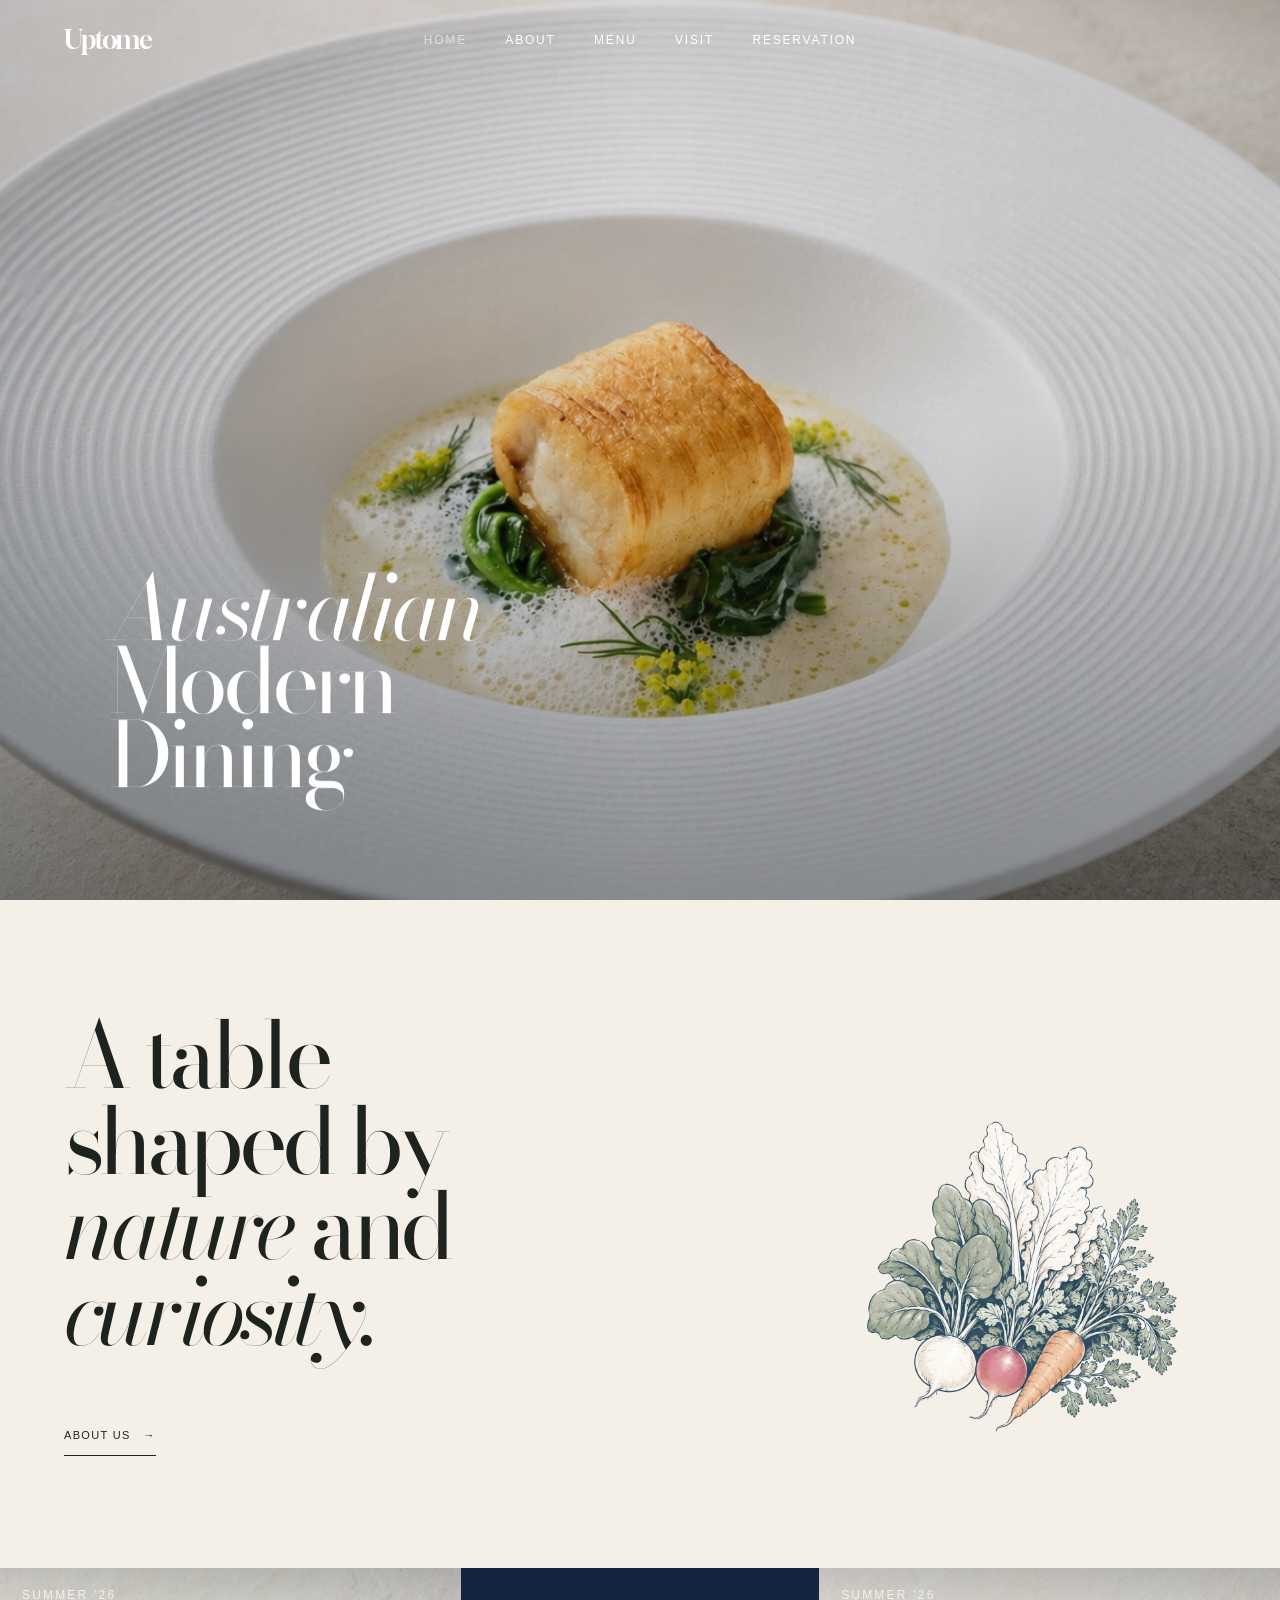
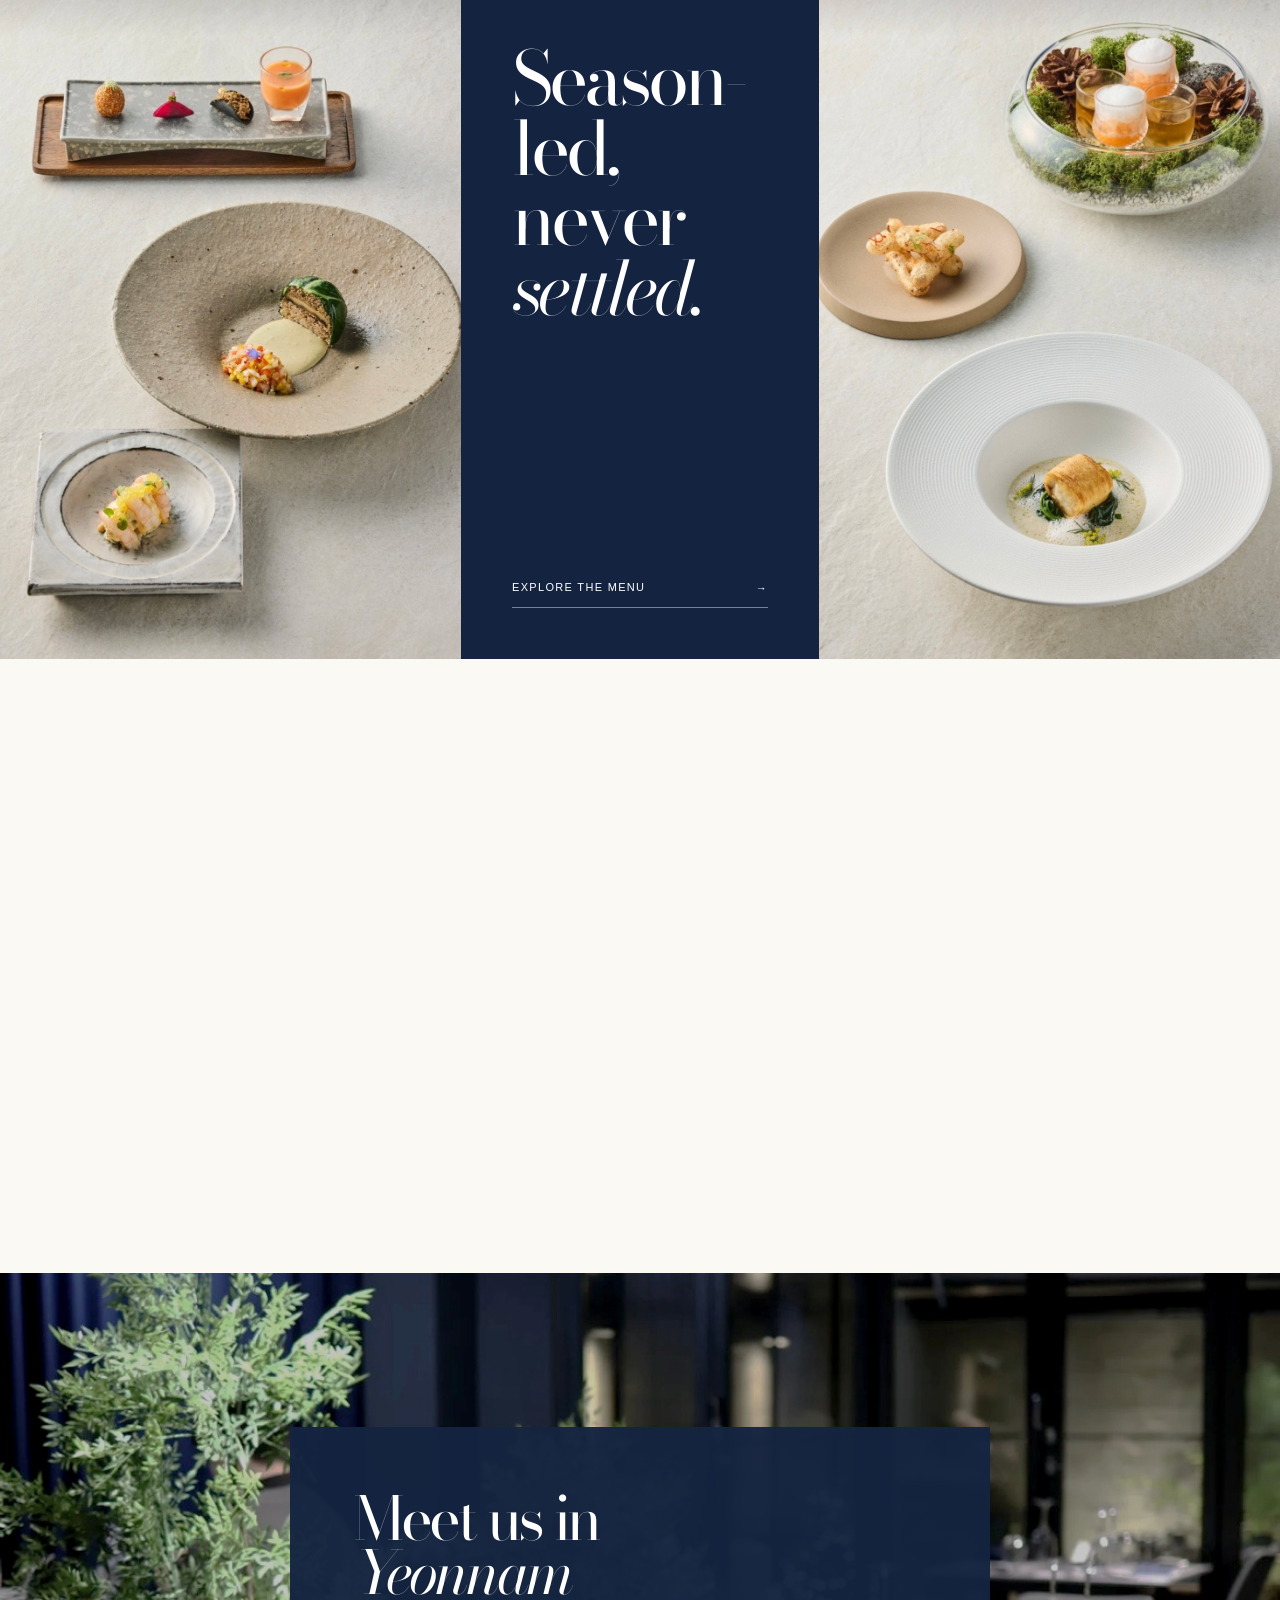
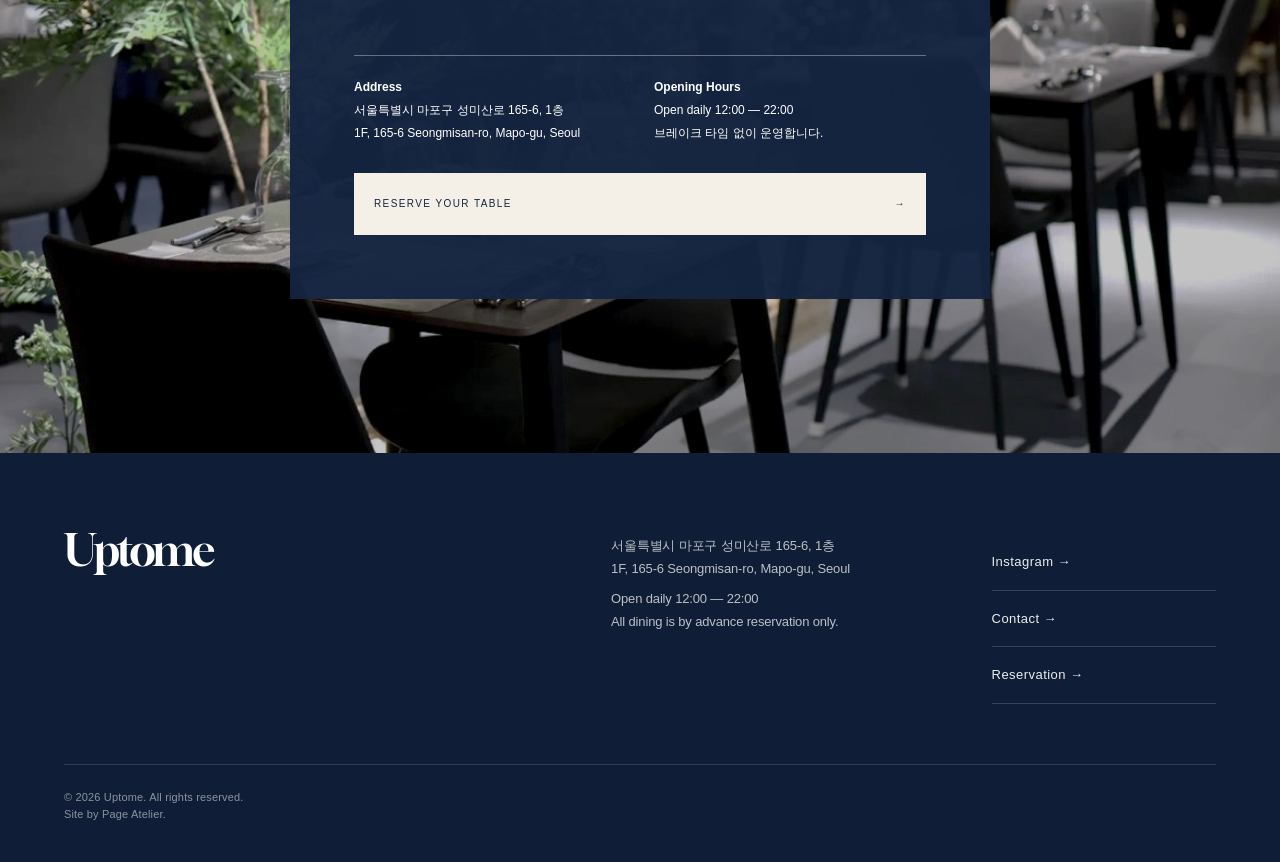
<file: index.html>
<!doctype html>
<html lang="ko">
<head>
  <meta charset="UTF-8">
  <meta name="viewport" content="width=device-width, initial-scale=1.0">
<!-- UPTOME SEO + AEO : index.html -->
<title>업투미 | 연남동 호주식 모던 다이닝·비건 코스</title>
<meta name="description" content="서울 연남동 업투미. 호주 식재료와 한국의 제철 재료를 담은 일반식·비건식 계절 코스를 편안한 분위기에서 만나보세요.">
<meta name="robots" content="index, follow, max-image-preview:large, max-snippet:-1, max-video-preview:-1">

<link rel="canonical" href="https://uptomeseoul.com/">
<link rel="alternate" hreflang="ko-KR" href="https://uptomeseoul.com/">
<link rel="alternate" hreflang="x-default" href="https://uptomeseoul.com/">

<meta property="og:site_name" content="UPTOME">
<meta property="og:locale" content="ko_KR">
<meta property="og:type" content="website">
<meta property="og:title" content="업투미 — 연남동 호주식 모던 다이닝·비건 코스">
<meta property="og:description" content="호주의 자유로운 미식 문화와 서울의 계절을 한 테이블에 담습니다.">
<meta property="og:url" content="https://uptomeseoul.com/">
<meta property="og:image" content="https://uptomeseoul.com/assets/images/og-uptome.jpg">
<meta property="og:image:secure_url" content="https://uptomeseoul.com/assets/images/og-uptome.jpg">
<meta property="og:image:type" content="image/jpeg">
<meta property="og:image:width" content="1200">
<meta property="og:image:height" content="630">
<meta property="og:image:alt" content="UPTOME Australian Modern Dining in Yeonnam, Seoul">

<meta name="twitter:card" content="summary_large_image">
<meta name="twitter:title" content="UPTOME — Australian Modern Dining in Yeonnam">
<meta name="twitter:description" content="호주의 자유로운 미식 문화와 서울의 계절을 한 테이블에 담습니다.">
<meta name="twitter:image" content="https://uptomeseoul.com/assets/images/og-uptome.jpg">
<meta name="twitter:image:alt" content="UPTOME Australian Modern Dining in Yeonnam, Seoul">

<meta name="theme-color" content="#142440">

<link rel="icon" href="assets/images/favicon.svg" type="image/svg+xml">
<link rel="icon" href="assets/images/favicon-32.png" sizes="32x32" type="image/png">
<link rel="apple-touch-icon" href="assets/images/apple-touch-icon.png">
<link rel="manifest" href="site.webmanifest">

<script type="application/ld+json">
{
  "@context": "https://schema.org",
  "@graph": [
    {
      "@type": "WebSite",
      "@id": "https://uptomeseoul.com/#website",
      "url": "https://uptomeseoul.com/",
      "name": "UPTOME",
      "alternateName": "업투미",
      "inLanguage": "ko-KR",
      "publisher": {
        "@id": "https://uptomeseoul.com/#restaurant"
      }
    },
    {
      "@type": "Restaurant",
      "@id": "https://uptomeseoul.com/#restaurant",
      "name": "UPTOME",
      "alternateName": "업투미",
      "url": "https://uptomeseoul.com/",
      "image": [
        "https://uptomeseoul.com/assets/images/og-uptome.jpg"
      ],
      "description": "서울 연남동에서 호주식 모던 다이닝과 계절 코스, 일반식과 비건식을 선보이는 예약제 레스토랑.",
      "telephone": "+82-10-7746-1288",
      "address": {
        "@type": "PostalAddress",
        "streetAddress": "성미산로 165-6, 1층",
        "addressLocality": "마포구",
        "addressRegion": "서울특별시",
        "postalCode": "",
        "addressCountry": "KR"
      },
      "openingHoursSpecification": [
        {
          "@type": "OpeningHoursSpecification",
          "dayOfWeek": [
            "Monday",
            "Tuesday",
            "Wednesday",
            "Thursday",
            "Friday",
            "Saturday",
            "Sunday"
          ],
          "opens": "12:00",
          "closes": "22:00"
        }
      ],
      "servesCuisine": [
        "Australian",
        "Modern Australian",
        "Seasonal cuisine",
        "Vegan"
      ],
      "acceptsReservations": true,
      "menu": "https://uptomeseoul.com/menu.html",
      "sameAs": [
        "https://www.instagram.com/up_to_me_official",
        "https://app.catchtable.co.kr/ct/shop/uptome",
        "https://www.catchtable.net/explore/shop/uptome"
      ],
      "amenityFeature": [
        {
          "@type": "LocationFeatureSpecification",
          "name": "On-site parking",
          "value": true
        },
        {
          "@type": "LocationFeatureSpecification",
          "name": "Pet-friendly terrace",
          "value": true
        },
        {
          "@type": "LocationFeatureSpecification",
          "name": "Baby chair",
          "value": true
        }
      ],
      "potentialAction": {
        "@type": "ReserveAction",
        "target": [
          {
            "@type": "EntryPoint",
            "urlTemplate": "https://app.catchtable.co.kr/ct/shop/uptome?from",
            "inLanguage": "ko-KR",
            "actionPlatform": [
              "https://schema.org/DesktopWebPlatform",
              "https://schema.org/MobileWebPlatform"
            ]
          },
          {
            "@type": "EntryPoint",
            "urlTemplate": "https://www.catchtable.net/explore/shop/uptome",
            "inLanguage": "en",
            "actionPlatform": [
              "https://schema.org/DesktopWebPlatform",
              "https://schema.org/MobileWebPlatform"
            ]
          }
        ]
      }
    },
    {
      "@type": "WebPage",
      "@id": "https://uptomeseoul.com/#webpage",
      "url": "https://uptomeseoul.com/",
      "name": "업투미 | 연남동 호주식 모던 다이닝·비건 코스",
      "description": "서울 연남동 업투미. 호주 식재료와 한국의 제철 재료를 담은 일반식·비건식 계절 코스를 편안한 분위기에서 만나보세요.",
      "inLanguage": "ko-KR",
      "isPartOf": {
        "@id": "https://uptomeseoul.com/#website"
      },
      "about": {
        "@id": "https://uptomeseoul.com/#restaurant"
      },
      "primaryImageOfPage": {
        "@type": "ImageObject",
        "url": "https://uptomeseoul.com/assets/images/og-uptome.jpg",
        "width": 1200,
        "height": 630
      },
      "breadcrumb": {
        "@id": "https://uptomeseoul.com/#breadcrumb"
      }
    },
    {
      "@type": "BreadcrumbList",
      "@id": "https://uptomeseoul.com/#breadcrumb",
      "itemListElement": [
        {
          "@type": "ListItem",
          "position": 1,
          "name": "UPTOME",
          "item": "https://uptomeseoul.com/"
        }
      ]
    }
  ]
}
</script>

  <link rel="preconnect" href="https://fonts.googleapis.com">
  <link rel="preconnect" href="https://fonts.gstatic.com" crossorigin>
  <link href="https://fonts.googleapis.com/css2?family=Bodoni+Moda:opsz,ital,wght@6..96,0,400;6..96,0,500;6..96,1,400;6..96,1,500&family=Gloock&family=Noto+Serif+KR:wght@400;500&display=swap" rel="stylesheet">
  <link rel="stylesheet" href="assets/css/common.css">
<link rel="stylesheet" href="assets/css/home.css">
  <link rel="stylesheet" href="assets/css/home-mobile-fix.css">
    <link rel="stylesheet" href="assets/css/final-polish.css">
<script src="assets/js/components.js" defer></script>
  <script src="assets/js/main.js" defer></script>
</head>
<body>
  <div data-site-header></div>

  <main>
    <section class="hero" id="top">
      <div class="hero__media hero__media--home" aria-hidden="true"></div>
      <div class="hero__shade" aria-hidden="true"></div>
      <div class="hero__copy">
        <h1 class="hero__title" aria-label="Australian Modern Dining">
          <span class="italic">Australian</span>
          <span>Modern</span>
          <span>Dining</span>
        </h1>
      </div>
    </section>

    
<section class="intro section" id="story">
  <div class="intro__content">

    <div class="intro__text">
      <h2 class="reveal">
        A table shaped by<br>
        <span class="italic">nature</span> and <span class="italic">curiosity</span>.
      </h2>
    </div>

    <div class="intro__bottom reveal">
      <a class="editorial-link" href="about.html">
        <span>About us</span>
          <span class="button-arrow" aria-hidden="true">→</span>
      </a>
    </div>

    <div class="intro__illustration reveal">
      <img
        src="assets/images/vegetable.webp"
        alt=""
        aria-hidden="true"
      >
    </div>

  </div>
</section>

    <section class="menu-feature" id="menu">
      <figure class="menu-feature__image menu-feature__image--one reveal-image">
        <figcaption>Summer ’26</figcaption>
      </figure>
      <div class="menu-feature__copy">
        <div>
          <h2>Season-led,<br>never <span class="italic">settled.</span></h2>
        </div>
        <div>
          <a class="editorial-link editorial-link--light" href="menu.html">
            <span>Explore the menu</span>
             <span class="button-arrow" aria-hidden="true">→</span>
          </a>
        </div>
      </div>
      <figure class="menu-feature__image menu-feature__image--two reveal-image">
        <figcaption>Summer ’26</figcaption>
      </figure>
    </section>

    <section class="manifesto section">
     <h2 class="reveal">A taste of Australia,<br>here in <span class="italic">Seoul</span></h2>
    </section>


    <section class="visit visit--home">
      <div class="visit__photo" aria-hidden="true"></div>
      <div class="visit__card reveal">
        <h2>Meet us in<br><span class="italic">Yeonnam</span></h2>
        <div class="visit__details">
          <p><span style="font-weight: 700;">Address</span><br>서울특별시 마포구 성미산로 165-6, 1층<br>1F, 165-6 Seongmisan-ro, Mapo-gu, Seoul</p>
          <p><span style="font-weight: 700;">Opening Hours</span><br>Open daily 12:00 — 22:00<br>브레이크 타임 없이 운영합니다.</p>
        </div>
        <a class="cta-button" href="reservation.html">
          <span>Reserve your table</span>
            <span class="button-arrow" aria-hidden="true">→</span>
        </a>
      </div>
    </section>
  </main>

  <div data-site-footer></div>

  <script>
    document.addEventListener("DOMContentLoaded", () => {
      const revealImages = document.querySelectorAll(".reveal-image");

      if (!("IntersectionObserver" in window)) {
        revealImages.forEach((element) => element.classList.add("is-visible"));
        return;
      }

      const imageObserver = new IntersectionObserver(
        (entries, observer) => {
          entries.forEach((entry) => {
            if (!entry.isIntersecting) return;
            entry.target.classList.add("is-visible");
            observer.unobserve(entry.target);
          });
        },
        {
          threshold: 0.12,
          rootMargin: "0px 0px -8% 0px"
        }
      );

      revealImages.forEach((element) => imageObserver.observe(element));
    });
  </script>
  
</body>
</html>
</file>
<file: assets/css/common.css>
/* =========================================
   UPTOME — COMMON
========================================= */

:root {
  --navy: #142440;
  --navy-deep: #0f1e36;
  --ivory: #f4f0e7;
  --paper: #fbf9f4;
  --charcoal: #242724;
  --sage: #7d876f;
  --terra: #b96750;
  --line: #d4cec2;
  --red: #d32c1a;
  --serif-en: "Bodoni Moda", Georgia, serif;
  --serif-ko: "Noto Serif KR", serif;
  --sans: Pretendard, -apple-system, BlinkMacSystemFont, "Segoe UI", sans-serif;
  --page-x: clamp(24px, 5vw, 86px);
  --section-y: clamp(96px, 10vw, 150px);

  /* Spacing scale (margin/padding). Every value below is used somewhere
     in the site; raw px values elsewhere were snapped to the nearest
     step here so spacing shares one scale instead of one-off numbers. */
  --space-2: 2px;
  --space-4: 4px;
  --space-6: 6px;
  --space-8: 8px;
  --space-10: 10px;
  --space-12: 12px;
  --space-14: 14px;
  --space-16: 16px;
  --space-18: 18px;
  --space-20: 20px;
  --space-22: 22px;
  --space-24: 24px;
  --space-26: 26px;
  --space-28: 28px;
  --space-30: 30px;
  --space-32: 32px;
  --space-34: 34px;
  --space-36: 36px;
  --space-38: 38px;
  --space-40: 40px;
  --space-48: 48px;
  --space-56: 56px;
  --space-64: 64px;
  --space-72: 72px;
  --space-80: 80px;
  --space-90: 90px;
  --space-100: 100px;
  --space-112: 112px;
  --space-128: 128px;
  --space-150: 150px;
  --space-160: 160px;

  /* Type scale (font-size). Same idea: fixed UI sizes below 30px in
     1-2px steps, display/heading sizes above that in 4px steps. */
  --fs-10: 10px;
  --fs-11: 11px;
  --fs-12: 12px;
  --fs-13: 13px;
  --fs-14: 14px;
  --fs-15: 15px;
  --fs-16: 16px;
  --fs-18: 18px;
  --fs-20: 20px;
  --fs-22: 22px;
  --fs-24: 24px;
  --fs-26: 26px;
  --fs-28: 28px;
  --fs-30: 30px;
  --fs-38: 38px;
  --fs-40: 40px;
  --fs-44: 44px;
  --fs-48: 48px;
  --fs-52: 52px;
  --fs-56: 56px;
  --fs-60: 60px;
  --fs-64: 64px;
  --fs-68: 68px;
  --fs-72: 72px;
  --fs-76: 76px;
  --fs-80: 80px;
  --fs-84: 84px;
  --fs-90: 90px;
  --fs-100: 100px;
  --fs-104: 104px;
  --fs-108: 108px;
  --fs-112: 112px;
  --fs-116: 116px;
  --fs-120: 120px;
  --fs-128: 128px;
}

*,
*::before,
*::after {
  box-sizing: border-box;
}

html {
  width: 100%;
  max-width: 100%;
  overflow-x: hidden;
  scroll-behavior: smooth;
}

body {
  position: relative;
  width: 100%;
  max-width: 100%;
  margin: 0;
  overflow-x: hidden;
  background: var(--ivory);
  color: var(--charcoal);
  font-family: var(--sans);
  -webkit-font-smoothing: antialiased;
}

body.menu-open {
  overflow: hidden;
}

main {
  width: 100%;
  max-width: 100%;
}

a {
  color: inherit;
  text-decoration: none;
}

button {
  color: inherit;
  font: inherit;
}

img {
  display: block;
  max-width: 100%;
}

h1,
h2,
h3,
p {
  overflow-wrap: break-word;
}

h1,
h2,
h3 {
  font-family: "Bodoni Moda", serif;
  font-weight: 400;
  letter-spacing: -.055em;
}

p {
  margin-top: 0;
}

.italic {
  font-family: "Bodoni Moda", serif;
  font-style: italic;
}

/* =========================================
   HEADER
========================================= */

.site-header {
  position: absolute;
  z-index: 50;
  inset: 0 0 auto;
  height: 88px;
  padding: 0 var(--page-x);
  display: grid;
  grid-template-columns: 1fr auto 1fr;
  align-items: center;
  color: #fff;
}


/* Subpages no longer have a hero, so their header stays in normal flow. */
.site-header--dark {
  position: relative;
  inset: auto;
  background: transparent;
  color: var(--charcoal);
}

/* Keep the menu button visible over the navy mobile menu. */
html.menu-open .site-header,
body.menu-open .site-header {
  position: fixed;
  z-index: 60;
  inset: 0 0 auto;
  width: 100%;
  background: transparent;
  color: #fff;
  border-color: transparent;
}

/* Hide any remaining subhero markup in all subpages. */
.subhero {
  display: none;
}

.wordmark,
.site-header .wordmark,
.site-footer__logo {
  width: max-content;
  font-family: "Gloock", var(--serif-en);
  font-weight: 400;
  line-height: 1;
  letter-spacing: -.055em;
}

.wordmark {
  font-size: var(--fs-28);
}

.site-nav {
  display: flex;
  align-items: center;
  gap: clamp(26px, 3vw, 44px);
}

.site-nav a,
.reserve-link,
.menu-toggle {
  font-size: var(--fs-15);
  text-transform: uppercase;
  letter-spacing: .16em;
}

.site-nav a[aria-current="page"] {
  opacity: .55;
}

.reserve-link {
  justify-self: end;
  display: inline-flex;
  align-items: center;
  gap: 12px;
}

.site-header a {
  transition: opacity .25s ease;
}

.site-header a:hover {
  opacity: .58;
}

.menu-toggle {
  display: none;
  justify-self: end;
  padding: var(--space-10) 0;
  border: 0;
  background: transparent;
  cursor: pointer;
}

.mobile-menu {
  display: none;
}

/* =========================================
   COMMON ELEMENTS
========================================= */

.section {
  padding: var(--section-y) 6vw;
}

.eyebrow {
  margin: 0 0 var(--space-24);
  color: var(--sage);
  font-size: var(--fs-10);
  font-weight: 600;
  text-transform: uppercase;
  letter-spacing: .22em;
}

.eyebrow--light {
  color: rgba(255, 255, 255, .7);
}

.section-index {
  display: flex;
  align-items: flex-start;
  gap: 14px;
  font-size: var(--fs-10);
  text-transform: uppercase;
  letter-spacing: .18em;
}

.section-index span {
  color: var(--terra);
}

.section-index p {
  margin: 0;
}

.body-copy {
  max-width: 440px;
}

.body-copy p {
  font-size: var(--fs-14);
  line-height: 2;
  letter-spacing: -.02em;
}

.text-link {
  margin-top: var(--space-30);
  padding-bottom: var(--space-6);
  display: inline-flex;
  gap: 15px;
  border-bottom: 1px solid;
  font-size: var(--fs-11);
  text-transform: uppercase;
  letter-spacing: .13em;
}

.line-button,
.solid-button,
.outline-button {
  display: inline-flex;
  align-items: center;
  justify-content: space-between;
  gap: 24px;
  font-size: var(--fs-12);
  text-transform: uppercase;
  letter-spacing: .16em;
}

.line-button {
  width: 100%;
  max-width: 310px;
  padding: var(--space-18) 0;
  border-top: 1px solid rgba(255, 255, 255, .55);
  border-bottom: 1px solid rgba(255, 255, 255, .55);
}

.outline-button {
  min-width: 210px;
  padding: var(--space-18) var(--space-24);
  border: 1px solid rgba(255, 255, 255, .55);
}

/* =========================================
   PAGE CTA
========================================= */

.page-cta {
  padding: var(--space-90) var(--page-x);
  display: flex;
  justify-content: space-between;
  align-items: flex-end;
  gap: 50px;
  background: var(--navy);
  color: #fff;
}

.page-cta h2 {
  margin: 0;
  font-size: clamp(var(--fs-56), 7vw, var(--fs-100));
  line-height: .9;
}

/* =========================================
   LINKS & BUTTONS
========================================= */

.editorial-link {
  position: relative;
  width: max-content;
  min-height: 0;
  padding: 0 0 var(--space-12);
  display: inline-flex;
  align-items: center;
  justify-content: flex-start;
  gap: 13px;
  border: 0;
  border-bottom: 1px solid currentColor;
  color: inherit;
  font-size: var(--fs-11);
  font-weight: 400;
  line-height: 1.2;
  letter-spacing: .12em;
  text-transform: uppercase;
  text-decoration: none;
  transition: border-color .3s ease, color .3s ease;
}

.editorial-link--light {
  color: #fff;
  border-color: rgba(255, 255, 255, .42);
}

.cta-button {
  position: relative;
  width: 100%;
  min-height: 62px;
  padding: 0 var(--space-20);
  display: flex;
  align-items: center;
  justify-content: space-between;
  gap: 24px;
  border: 0;
  background: var(--ivory);
  color: var(--navy);
  font-size: var(--fs-10);
  font-weight: 500;
  line-height: 1.2;
  letter-spacing: .14em;
  text-transform: uppercase;
  text-decoration: none;
  transition: background-color .3s ease, transform .2s ease;
}

.button-arrow {
  flex: 0 0 auto;
  display: inline-block;
  line-height: 1;
  transition: transform .35s cubic-bezier(.22, 1, .36, 1);
}

.editorial-link:focus-visible,
.cta-button:focus-visible {
  outline: 1px solid currentColor;
  outline-offset: 5px;
}

.editorial-link:active,
.cta-button:active {
  transform: translateY(1px);
}

@media (hover: hover) {
  .editorial-link:hover {
    border-color: transparent;
  }

  .editorial-link:hover .button-arrow,
  .cta-button:hover .button-arrow {
    transform: translateX(5px);
  }

  .cta-button:hover {
    background: #e9e3d7;
    color: var(--navy);
  }
}

/* =========================================
   REVEAL
========================================= */

.reveal {
  opacity: 0;
  transform: translateY(22px);
  transition: opacity .8s ease, transform .8s ease;
}

.reveal.is-visible {
  opacity: 1;
  transform: translateY(0);
}

.reveal-image {
  opacity: 0;
  transform: scale(1.035);
  transition:
    opacity 1.05s ease,
    transform 1.35s cubic-bezier(.22, 1, .36, 1);
  will-change: opacity, transform;
}

.reveal-image.is-visible {
  opacity: 1;
  transform: scale(1);
  will-change: auto;
}

/* =========================================
   FOOTER
   Refined editorial styling
========================================= */

.site-footer {
  padding: clamp(var(--space-40), 7vw, var(--space-64)) var(--page-x) clamp(var(--space-28), 3vw, var(--space-40));
  display: grid;
  grid-template-columns: minmax(240px, .85fr) minmax(520px, 1.15fr);
  grid-template-areas:
    "top middle"
    "bottom bottom";
  column-gap: clamp(50px, 9vw, 100px);
  row-gap: clamp(40px, 7vw, 60px);
  background: var(--navy-deep);
  color: #fff;
}

.site-footer__top {
  grid-area: top;
  display: flex;
  flex-direction: column;
  align-items: flex-start;
  gap: 16px;
}

.site-footer__logo {
  font-size: clamp(var(--fs-30), 4vw, var(--fs-40));
  line-height: .92;
}

.site-footer__middle {
  grid-area: middle;
  display: grid;
  grid-template-columns: minmax(290px, 1.15fr) minmax(220px, .85fr);
  align-items: start;
  gap: clamp(56px, 6vw, 92px);
  padding-top: var(--space-4);
}

.site-footer__info p {
  margin: 0;
  color: rgba(255, 255, 255, .72);
  font-size: var(--fs-14);
  line-height: 1.85;
  letter-spacing: -.012em;
}

.site-footer__info p + p {
  margin-top: var(--space-6);
}

.site-footer__links {
  display: flex;
  flex-direction: column;
  align-items: stretch;
  gap: 0;
}

.site-footer__links a {
  min-width: 200px;
  padding: var(--space-20) 0;
  display: flex;
  align-items: center;
  justify-content: space-between;
  gap: 24px;
  border-bottom: 1px solid rgba(255, 255, 255, .17);
  color: rgba(255, 255, 255, .92);
  font-size: var(--fs-14);
  font-weight: 400;
  line-height: 1.2;
  letter-spacing: .035em;
  text-transform: none;
  transition: opacity .25s ease, border-color .25s ease, padding-left .25s ease;
}

.site-footer__links a:first-of-type {
  border-top: 0;
}

.site-footer__links a:hover {
  padding-left: var(--space-4);
  opacity: .72;
  border-color: rgba(255, 255, 255, .34);
}

.site-footer__bottom {
  grid-area: bottom;
  width: 100%;
  padding-top: var(--space-24);
  display: flex;
  align-items: center;
  justify-content: flex-start;
  flex-wrap: wrap;
  gap: 4px 18px;
  border-top: 1px solid rgba(255, 255, 255, .14);
  white-space: normal;
}

.site-footer__bottom small,
.site-footer__bottom a {
  color: rgba(255, 255, 255, .52);
  font-size: var(--fs-11);
  font-weight: 400;
  line-height: 1.6;
  letter-spacing: .015em;
  text-transform: none;
}

.site-footer__bottom a {
  color: rgba(255, 255, 255, .72);
  transition: color .25s ease;
}

.site-footer__bottom a:hover {
  color: #fff;
}

/* =========================================
   TABLET
========================================= */

@media (max-width: 1100px) {
  .site-footer {
    grid-template-columns: minmax(210px, .75fr) minmax(430px, 1.25fr);
    column-gap: 56px;
  }

  .site-footer__middle {
    grid-template-columns: 1fr;
    gap: 38px;
  }

  .site-footer__links {
    max-width: 380px;
  }
}

/* =========================================
   MOBILE
========================================= */

@media (max-width: 850px) {
  .site-header {
    height: 72px;
    padding: 0 var(--space-20);
    grid-template-columns: 1fr 1fr;
  }

  .site-nav,
  .reserve-link {
    display: none;
  }

  /* Fixed two-line icon. Color is switched explicitly by main.js
     (updateMenuToggleTone), which samples the background underneath
     the button: navy over ivory/light backgrounds, white over dark
     ones. mix-blend-mode is not used here since it is unreliable
     inside fixed/stacked headers on some browsers. */
  .menu-toggle {
    position: fixed;
    top: max(19px, env(safe-area-inset-top));
    right: 21px;
    z-index: 70;

    width: 36px;
    height: 34px;
    padding: 0;
    display: grid;
    place-items: center;

    border: 0;
    border-radius: 0;
    background: transparent;
    color: var(--navy);
    box-shadow: none;

    cursor: pointer;
    -webkit-tap-highlight-color: transparent;

    transition:
      color .25s ease,
      opacity .25s ease,
      transform .25s ease;
  }

  .menu-toggle.is-on-dark {
    color: #fff;
  }

  .menu-toggle:active {
    transform: scale(.92);
  }

  .menu-toggle:focus-visible {
    outline: 1px solid currentColor;
    outline-offset: 4px;
  }

  .menu-toggle__icon {
    position: relative;
    width: 20px;
    height: 12px;
    display: block;
  }

  .menu-toggle__line {
    position: absolute;
    left: 0;
    width: 100%;
    height: 1.5px;
    display: block;
    background: currentColor;
    transform-origin: center;
    transition:
      top .3s cubic-bezier(.22, 1, .36, 1),
      transform .3s cubic-bezier(.22, 1, .36, 1);
  }

  .menu-toggle__line:first-child {
    top: 2px;
  }

  .menu-toggle__line:last-child {
    top: 9px;
  }

  .menu-toggle.is-open .menu-toggle__line:first-child {
    top: 5.5px;
    transform: rotate(45deg);
  }

  .menu-toggle.is-open .menu-toggle__line:last-child {
    top: 5.5px;
    transform: rotate(-45deg);
  }

  .mobile-menu {
    position: fixed;
    z-index: 40;
    inset: 0;
    width: 100%;
    height: 100vh;
    height: 100dvh;
    padding: var(--space-100) var(--space-24) var(--space-10);
    display: flex;
    flex-direction: column;
    overflow: hidden;
    overscroll-behavior: none;
    background: var(--navy);
    color: #fff;
    opacity: 0;
    visibility: hidden;
    pointer-events: none;
    transition: opacity .3s ease, visibility .3s ease;
  }

  .mobile-menu.is-open {
    opacity: 1;
    visibility: visible;
    pointer-events: auto;
  }

  .mobile-menu__nav {
    display: flex;
    flex-direction: column;
    gap: 20px;
    text-align: center;
  }

  .mobile-menu__nav a {
    font-family: var(--serif-en);
    font-size: clamp(var(--fs-26), 10vw, var(--fs-30));
    line-height: .95;
    letter-spacing: -.045em;
  }

  .mobile-menu__bottom {
    position: absolute;
    right: 24px;
    bottom: max(26px, env(safe-area-inset-bottom));
    left: 24px;
    width: auto;
    margin: 0;
    padding-top: 0;
    display: flex;
    flex-direction: column;
    gap: 18px;
  }

  .mobile-menu__bottom a {
    font-size: var(--fs-11);
  }

  .mobile-menu__instagram,
  .mobile-menu__reserve {
    transition:
      background-color .3s ease,
      color .3s ease,
      border-color .3s ease,
      opacity .3s ease,
      transform .25s ease;
  }

  .mobile-menu__instagram {
    width: max-content;
    display: inline-flex;
    align-items: center;
    gap: 10px;
    font-size: var(--fs-30);
    font-weight: 400;
    line-height: 1;
    letter-spacing: .12em;
    text-transform: uppercase;
  }

  .instagram-icon {
    width: 20px;
    height: 20px;
    display: inline-flex;
  }

  .instagram-icon svg {
    width: 100%;
    height: 100%;
    fill: none;
    stroke: currentColor;
    stroke-width: 1.5;
  }

  .mobile-menu__reservation {
    display: flex;
    flex-direction: column;
    gap: 8px;
  }

  .mobile-menu__reserve {
    min-height: 45px;
    padding: var(--space-16);
    display: flex;
    align-items: center;
    justify-content: space-between;
    gap: 10px;
    font-size: var(--fs-20);
    font-weight: 500;
    line-height: 1.3;
    letter-spacing: .06em;
    text-transform: none;
  }

  .mobile-menu__reserve span:last-child {
    transition: transform .3s cubic-bezier(.22, 1, .36, 1);
  }

  .mobile-menu__reserve--primary {
    background: var(--ivory);
    color: var(--navy);
  }

  .mobile-menu__reserve--secondary {
    border: 1px solid rgba(255, 255, 255, .42);
    background: transparent;
    color: #fff;
  }

  .mobile-menu__instagram:active {
    opacity: .55;
  }

  .mobile-menu__reserve:active {
    transform: scale(.985);
  }

  html.menu-open,
  body.menu-open {
    width: 100%;
    height: 100%;
    overflow: hidden;
    overscroll-behavior: none;
  }

  body.menu-open {
    touch-action: none;
  }

  html.menu-open .site-header,
  body.menu-open .site-header {
    position: fixed;
    z-index: 60;
    top: 0;
    right: 0;
    left: 0;
    height: 72px;
    padding: 0 var(--space-20);
    background: transparent;
    color: #fff;
  }

  /* The open menu is already navy, so keep the X white. */
  html.menu-open .menu-toggle,
  body.menu-open .menu-toggle {
    color: #fff;
  }

  .section {
    padding: var(--space-80) var(--space-24);
  }

  .section-index {
    margin-bottom: var(--space-56);
  }

  .page-cta {
    padding: var(--space-72) var(--space-24);
    flex-direction: column;
    align-items: flex-start;
  }

  .page-cta h2 {
    font-size: clamp(var(--fs-56), 17vw, var(--fs-76));
  }

  .outline-button {
    width: 100%;
  }

  .editorial-link {
    font-size: var(--fs-10);
    letter-spacing: .12em;
  }

  .cta-button {
    font-size: var(--fs-10);
    letter-spacing: .13em;
  }

  .site-footer {
    padding: var(--space-48) var(--space-24) var(--space-28);
    display: flex;
    flex-direction: column;
    gap: 0;
  }

  .site-footer__top {
    padding-bottom: var(--space-48);
  }

  .site-footer__logo {
    font-size: clamp(var(--fs-20), 10vw, var(--fs-30));
    line-height: .94;
  }

  .site-footer__middle {
    width: 100%;
    padding: 0 0 var(--space-40);
    display: flex;
    flex-direction: column;
    gap: 38px;
  }

  .site-footer__info,
  .site-footer__links {
    width: 100%;
    max-width: none;
  }

  .site-footer__info p {
    color: rgba(255, 255, 255, .76);
    font-size: var(--fs-13);
    line-height: 1.5;
    letter-spacing: -.012em;
  }

  .site-footer__links a {
    width: 100%;
    min-width: 0;
    padding: var(--space-10) 0;
    color: rgba(255, 255, 255, .92);
    font-size: var(--fs-14);
    line-height: 1.3;
    letter-spacing: .035em;
  }

  .site-footer__links a:hover {
    padding-left: 0;
  }

  .site-footer__bottom {
    padding-top: var(--space-16);
    flex-direction: column;
    align-items: flex-start;
    gap: 1px;
  }

  .site-footer__bottom small,
  .site-footer__bottom a {
    color: rgba(255, 255, 255, .56);
    font-size: var(--fs-10);
    line-height: 1.65;
    letter-spacing: .015em;
  }
}

@media (hover: hover) and (pointer: fine) {
  .mobile-menu__instagram:hover {
    opacity: .55;
  }

  .mobile-menu__reserve:hover span:last-child {
    transform: translateX(6px);
  }

  .mobile-menu__reserve--primary:hover {
    background: #e8e1d5;
  }

  .mobile-menu__reserve--secondary:hover {
    border-color: var(--ivory);
    background: var(--ivory);
    color: var(--navy);
  }
}

/* =========================================
   ACCESSIBILITY
========================================= */

@media (prefers-reduced-motion: reduce) {
  * {
    scroll-behavior: auto !important;
    animation: none !important;
    transition: none !important;
  }

  .reveal,
  .reveal-image,
  .editorial-link,
  .cta-button,
  .button-arrow {
    opacity: 1;
    transform: none;
    transition: none;
  }
}

@supports (overflow: clip) {
  html,
  body {
    overflow-x: clip;
  }
}
</file>
<file: assets/css/home.css>
/* =========================================
   UPTOME — HOME
========================================= */

/* HERO */

.hero {
  position: relative;
  min-height: 100svh;
  overflow: hidden;
  color: #fff;
  contain: paint;
}

.hero__media {
  position: absolute;
  inset: 0;
  background-color: #48504a;
  background-position: center;
  background-size: cover;
  backface-visibility: hidden;
  -webkit-backface-visibility: hidden;
}

.hero__media--home {
  background-image: url("../images/uptome-hero-pc.webp");
  transform: scale(1.08);
  animation: hero-slow-zoom 9s cubic-bezier(.22, 1, .36, 1) forwards;
  will-change: transform;
}

.hero__shade {
  position: absolute;
  z-index: 1;
  inset: 0;
  background:
    linear-gradient(
      180deg,
      rgba(8, 16, 23, .06) 0%,
      rgba(8, 16, 23, .10) 46%,
      rgba(8, 16, 23, .42) 100%
    ),
    linear-gradient(
      90deg,
      rgba(8, 16, 23, .20) 0%,
      rgba(8, 16, 23, .03) 50%,
      rgba(8, 16, 23, .10) 100%
    );
}

.hero__copy {
  position: absolute;
  z-index: 2;
  left: 8.5vw;
  bottom: 12vh;
}

.hero h1 {
  margin: 0;
  font-size: clamp(var(--fs-52), 8vw, var(--fs-90));
  line-height: .82;
}

.hero__title {
  overflow: visible;
}

.hero__title span {
  display: block;
  opacity: 0;
  transform: translateY(115%);
  animation: hero-title-up .92s cubic-bezier(.22, 1, .36, 1) forwards;
  will-change: opacity, transform;
}

.hero__title span:nth-child(1) {
  animation-delay: .42s;
}

.hero__title span:nth-child(2) {
  animation-delay: .56s;
}

.hero__title span:nth-child(3) {
  animation-delay: .70s;
}

.hero__ko {
  margin: var(--space-36) 0 0 var(--space-4);
  font-family: var(--serif-ko);
  font-size: var(--fs-16);
  line-height: 1.85;
  letter-spacing: -.02em;
}

.hero__scroll {
  position: absolute;
  left: var(--page-x);
  bottom: 4vh;
  font-size: var(--fs-10);
  text-transform: uppercase;
  letter-spacing: .16em;
  writing-mode: vertical-rl;
}

@keyframes hero-slow-zoom {
  from {
    transform: scale(1.08);
  }

  to {
    transform: scale(1);
  }
}

@keyframes hero-title-up {
  to {
    opacity: 1;
    transform: translateY(0);
  }
}

/* INTRO */

.intro {
  max-width: 1600px;
  margin: 0 auto;
  padding-right: var(--page-x);
  padding-left: var(--page-x);
}

.intro__content {
  width: 100%;
  display: grid;
  grid-template-columns: minmax(0, 1.25fr) minmax(320px, .75fr);
  grid-template-areas:
    "text illustration"
    "button illustration";
  align-items: center;
  column-gap: clamp(70px, 9vw, 160px);
}

.intro__text {
  grid-area: text;
  display: flex;
  flex-direction: column;
  align-items: flex-start;
}

.intro__content h2 {
  max-width: 950px;
  margin: 0;
  font-size: clamp(var(--fs-68), 7vw, var(--fs-116));
  line-height: .92;
  letter-spacing: -.06em;
}

.intro__bottom {
  grid-area: button;
  margin-top: var(--space-72);
}

.intro__illustration {
  grid-area: illustration;
  margin-top: var(--space-100);
  display: flex;
  align-items: center;
  justify-content: center;
}

.intro__illustration img {
  width: min(100%, 350px);
  height: auto;
  opacity: .88;
  filter: saturate(.78);
}

.intro .editorial-link {
  min-width: 0;
}

/* MENU FEATURE */

.menu-feature {
  min-height: 740px;
  display: grid;
  grid-template-columns: 1.08fr .84fr 1.08fr;
}

.menu-feature__image {
  position: relative;
  min-height: 740px;
  margin: 0;
  background-position: center;
  background-size: cover;
  background-attachment: scroll;
}

.menu-feature__image--one {
  background-image: url("../images/uptome-dish6.webp");
}

.menu-feature__image--two {
  background-image: url("../images/uptome-dish5.webp");
}

.menu-feature__image figcaption {
  position: absolute;
  top: 20px;
  bottom: 20px;
  left: 22px;
  color: var(--ivory);
  font-size: var(--fs-12);
  text-transform: uppercase;
  letter-spacing: .18em;
}

.menu-feature__copy {
  padding: var(--space-90) var(--space-56) var(--space-56);
  display: flex;
  flex-direction: column;
  justify-content: space-between;
  background: var(--navy);
  color: #fff;
}

.menu-feature__copy h2 {
  margin: 0;
  font-size: clamp(var(--fs-52), 5.2vw, var(--fs-84));
  line-height: .94;
}

.menu-feature__copy p {
  max-width: 310px;
  font-size: var(--fs-14);
  line-height: 2;
}

.menu-feature__copy .editorial-link {
  width: 100%;
  max-width: none;
  padding-bottom: var(--space-12);
  justify-content: space-between;
}

/* MANIFESTO */

.manifesto {
  position: relative;
  display: flex;
  align-items: center;
  justify-content: center;
  min-height: 740px;
  overflow: hidden;
  background: var(--paper);
}

.manifesto__small {
  margin: var(--space-36) 0 var(--space-36);
  text-align: center;
}

.manifesto h2 {
  position: relative;
  z-index: 1;
  margin: 0;
  color: var(--red);
  font-size: clamp(var(--fs-52), 10vw, var(--fs-120));
  line-height: .87;
  text-align: center;
}

.manifesto__mark {
  position: absolute;
  right: 4vw;
  bottom: -95px;
  color: rgba(125, 135, 111, .15);
  font-size: var(--fs-52);
  transform: rotate(18deg);
}

/* HOME FEATURE */

.home-feature {
  display: grid;
  grid-template-columns: 1.25fr .75fr;
  align-items: center;
  gap: 8vw;
}

.home-feature__media {
  min-height: 680px;
  background-position: center;
  background-size: cover;
}

.home-feature__media--terrace {
  background-image: url("../images/terrace.webp");
}

.home-feature__copy {
  max-width: 480px;
}

.home-feature__copy h2 {
  margin: 0 0 var(--space-34);
  font-size: clamp(var(--fs-56), 6vw, var(--fs-90));
  line-height: .95;
}

.home-feature__copy p {
  font-size: var(--fs-14);
  line-height: 2;
}

/* VISIT / MEET US */

.visit {
  position: relative;
  min-height: 780px;
  overflow: hidden;
  padding: var(--space-80) var(--space-24);
  display: grid;
  place-items: center;
}

.visit__photo {
  position: absolute;
  z-index: 0;
  inset: 0;
  background-image: url("../images/uptome-hall1.webp");
  background-position: center;
  background-size: cover;
  filter: saturate(.82) brightness(.77);
}

.visit__card {
  position: relative;
  z-index: 1;
  width: min(700px, 100%);
  margin: 0;
  padding: var(--space-64);
  background: rgba(20, 36, 64, .96);
  color: #fff;
}

.visit__card h2 {
  margin: 0 0 var(--space-56);
  font-size: clamp(var(--fs-52), 5.7vw, var(--fs-60));
  line-height: .9;
}

.visit__details {
  padding-top: var(--space-20);
  display: grid;
  grid-template-columns: 1fr 1fr;
  gap: 28px;
  border-top: 1px solid rgba(255, 255, 255, .35);
}

.visit__details p {
  margin: 0;
  font-size: var(--fs-12);
  line-height: 1.9;
}

.visit .solid-button {
  width: 100%;
  margin-top: var(--space-32);
  padding: var(--space-20) var(--space-22);
  background: var(--ivory);
  color: var(--navy);
}

.visit .cta-button {
  margin-top: var(--space-28);
}

/* =========================================
   MOBILE
========================================= */

@media (max-width: 850px) {
   .hero {
    width: 100%;
    height: 100svh;
    min-height: 100svh;
    max-height: 100svh;
    overflow: hidden;
  }

  .hero__media--home {
    background-image: url("../images/uptome-hero-mobile.webp");
    background-position: 58% center;
    background-size: cover;

    transform: translateZ(0) scale(1.15);
    transform-origin: center center;
    animation: hero-slow-zoom 7s cubic-bezier(.22, 1, .36, 1) forwards;
    will-change: transform;
  }

  .hero__copy {
    right: 24px;
    bottom: clamp(72px, 10svh, 96px);
    left: 24px;
  }
  .hero h1 {
    font-size: clamp(var(--fs-40), 13vw, var(--fs-72));
    line-height: .84;
  }

  .hero__ko {
    margin-top: var(--space-28);
    font-size: var(--fs-14);
  }

  .hero__scroll {
    right: 20px;
    bottom: 26px;
    left: auto;
    writing-mode: initial;
  }

  .intro {
    padding: var(--space-80) var(--space-24) var(--space-56);
  }

  .intro__content {
    display: flex;
    flex-direction: column;
    align-items: stretch;
    gap: 0;
  }

  .intro__text {
    order: 1;
  }

  .intro__content h2 {
    font-size: clamp(var(--fs-48), 13.5vw, var(--fs-68));
    line-height: .96;
    letter-spacing: -.06em;
  }

  .intro__illustration {
    order: 2;
    margin-top: var(--space-18);
    margin-bottom: var(--space-16);
    justify-content: flex-end;
  }

  .intro__illustration img {
    width: min(57%, 250px);
  }

  .intro__bottom {
    order: 3;
    width: 100%;
    margin-top: 0;
  }

  .intro .editorial-link {
    width: max-content;
  }

  .menu-feature {
    min-height: 0;
    grid-template-columns: 1fr;
  }

  .menu-feature__image {
    min-height: 130vw;
  }

  .menu-feature__copy {
    min-height: 450px;
    padding: var(--space-64) var(--space-24) var(--space-72);
    line-height: .88;
  }

  .menu-feature__copy h2 {
    max-width: 5.2ch;
    font-size: clamp(var(--fs-52), 16vw, var(--fs-68));
    line-height: .93;
  }

  .menu-feature__copy .editorial-link {
    width: 100%;
  }

  /* Mobile Safari scroll-stall fix:
     remove transform/GPU promotion from the large food images. */
  .menu-feature__image.reveal-image {
    opacity: 0;
    transform: none;
    transition: opacity .7s ease;
    will-change: auto;
  }

  .menu-feature__image.reveal-image.is-visible {
    opacity: 1;
    transform: none;
    will-change: auto;
  }

  .manifesto {
    min-height: 440px;
    padding: var(--space-90) var(--space-24) var(--space-90);
    display: flex;
    flex-direction: column;
    align-items: flex-start;
    justify-content: center;
  }

  .manifesto__small {
    margin: 0 0 var(--space-26);
    text-align: left;
  }

  .manifesto h2 {
    max-width: 100%;
    margin-top: 0;
    margin-left: auto;
    font-size: clamp(var(--fs-48), 14.7vw, var(--fs-68));
    line-height: .96;
    letter-spacing: -.06em;
    text-align: right;
    transform: translateY(-4px);
  }

  .manifesto__mark {
    right: -50px;
    font-size: var(--fs-72);
  }

  .home-feature {
    grid-template-columns: 1fr;
    gap: 54px;
  }

  .home-feature__media {
    min-height: 115vw;
  }

  .home-feature__copy h2 {
    font-size: clamp(var(--fs-52), 16vw, var(--fs-72));
  }

  .visit {
    min-height: 640px;
    padding: var(--space-56) var(--space-22);
  }

  .visit__card {
    width: 100%;
    padding: var(--space-40) var(--space-28) var(--space-30);
  }

  .visit__card h2 {
    margin-bottom: var(--space-32);
    font-size: clamp(var(--fs-48), 14vw, var(--fs-60));
    line-height: .92;
  }

  .visit__details {
    grid-template-columns: 1fr;
    gap: 10px;
  }

  .visit__details p {
    font-size: var(--fs-12);
    line-height: 1.8;
  }

  .visit .cta-button {
    min-height: 62px;
    margin-top: var(--space-26);
    padding: 0 var(--space-18);
  }
}

@media (prefers-reduced-motion: reduce) {
  .hero__media--home,
  .hero__title span {
    opacity: 1;
    transform: none;
    animation: none;
  }
}
</file>
<file: assets/css/home-mobile-fix.css>
/* =========================================
   UPTOME — MOBILE HERO STABILITY FIX
========================================= */

@media (max-width: 850px) {
  .hero {
    position: relative;
    width: 100%;
    height: 100vh;
    min-height: 100vh;
    max-height: 100vh;
    overflow: hidden;
    isolation: isolate;
  }

  @supports (height: 100svh) {
    .hero {
      height: 100svh;
      min-height: 100svh;
      max-height: 100svh;
    }
  }

  .hero__media,
  .hero__shade {
    position: absolute;
    inset: 0;
    width: 100%;
    height: 100%;
    min-height: 0;
  }

  .hero__media--home {
    background-image: url("../images/uptome-hero-mobile.webp");
    background-position: 58% center;
    background-size: cover;
    background-repeat: no-repeat;

    transform: translateZ(0) scale(1.15);
    transform-origin: center center;
    animation: hero-slow-zoom-mobile 7s
      cubic-bezier(.22, 1, .36, 1) forwards;

    backface-visibility: hidden;
    -webkit-backface-visibility: hidden;
  }

  .hero__copy {
    right: 24px;
    bottom: max(
      64px,
      calc(env(safe-area-inset-bottom) + 48px)
    );
    left: 24px;
  }
}

@keyframes hero-slow-zoom-mobile {
  from {
    transform: translateZ(0) scale(1.15);
  }

  to {
    transform: translateZ(0) scale(1);
  }
}
</file>
<file: assets/css/final-polish.css>
/* =========================================
   UPTOME — FINAL DELIVERY POLISH
   Global spacing, typography and color rhythm
========================================= */

:root {
  --navy: #142440;
  --navy-deep: #0f1e36;
  --ivory: #f4f0e7;
  --paper: #fbf9f4;
  --charcoal: #1f2320;
  --sage: #7d876f;
  --terra: #b96750;
  --red: #c92f20;
  --line: rgba(20, 36, 64, .16);
  --text-muted: rgba(20, 36, 64, .68);
  --page-max: 1600px;
  --page-x: clamp(24px, 5vw, 80px);
  --section-y: clamp(96px, 8.5vw, 144px);
  --display-xl: clamp(66px, 7.2vw, 112px);
  --display-lg: clamp(54px, 5.8vw, 92px);
  --display-md: clamp(42px, 4.3vw, 68px);
  --body-size: clamp(14px, .95vw, 16px);
  --body-leading: 1.88;
}

html { font-size: 16px; }
body {
  background: var(--ivory);
  color: var(--charcoal);
  font-family: var(--sans);
  text-rendering: optimizeLegibility;
}

h1, h2, h3 { text-wrap: balance; }
p { color: inherit; }

.section,
.about-shell,
.menu-shell,
.visit-shell,
.reservation-shell {
  width: min(100%, var(--page-max));
  margin-inline: auto;
}

.about-shell,
.menu-shell,
.visit-shell,
.reservation-shell {
  padding-inline: var(--page-x);
}

.site-header {
  height: 80px;
  padding-inline: var(--page-x);
}

.site-header--dark {
  color: var(--navy);
}

.wordmark { font-size: clamp(26px, 2vw, 31px); }
.site-nav a,
.menu-toggle {
  font-size: var(--fs-12);
  font-weight: 500;
  letter-spacing: .15em;
}

.body-copy p,
.about-intro__body,
.chef-section__text p,
.farm-section__body p,
.visit-info-card p,
.visit-seating-card p,
.visit-parking__content p,
.menu-notice__list p,
.reservation-notice .notice-list p,
.reservation-pet p,
.reservation-lettering p {
  font-size: var(--body-size);
  line-height: var(--body-leading);
  letter-spacing: -.018em;
}

/* HOME */
.intro { padding-block: var(--section-y); }
.intro__content h2 { font-size: var(--display-xl); line-height: .93; }
.intro__bottom { margin-top: clamp(48px, 5vw, 72px); }
.menu-feature { min-height: clamp(660px, 54vw, 800px); }
.menu-feature__image { min-height: inherit; }
.menu-feature__copy { padding: clamp(70px, 6vw, 96px) clamp(38px, 4vw, 60px) clamp(48px, 4vw, 68px); }
.menu-feature__copy h2 { font-size: var(--display-lg); }
.manifesto { min-height: clamp(560px, 48vw, 720px); padding-block: var(--section-y); }
.manifesto h2 { font-size: clamp(64px, 8.4vw, 118px); }
.visit__card { padding: clamp(42px, 5vw, 66px); }

/* ABOUT */
.about-intro { padding: clamp(34px, 4vw, 58px) 0 var(--section-y); }
.about-intro h1 { max-width: 1100px; margin-inline: auto; font-size: var(--display-xl); line-height: .98; color: var(--navy); }
.about-intro__body { max-width: 760px; margin: clamp(46px, 5vw, 72px) auto 0; color: var(--text-muted); }
.chef-section { grid-template-columns: minmax(0, 1.08fr) minmax(390px, .92fr); min-height: clamp(700px, 55vw, 860px); }
.chef-section__content { padding: clamp(64px, 6vw, 100px) clamp(42px, 5vw, 82px); }
.chef-section__content h2 { font-size: var(--display-lg); line-height: .94; }
.chef-section__text p { text-align: left; }
.farm-section { padding-block: var(--section-y); }
.farm-section__grid { grid-template-columns: minmax(360px, .9fr) minmax(0, 1.1fr); gap: clamp(52px, 7vw, 110px); }
.farm-section__heading h2 { font-size: var(--display-lg); }
.farm-section__body { margin-top: clamp(44px, 5vw, 80px); }
.press-section { padding-block: var(--section-y); }
.press-section__heading h2 { font-size: clamp(60px, 7vw, 104px); }
.press-grid { margin-top: clamp(52px, 5vw, 76px); }
.press-card__info h3 { font-size: clamp(27px, 2.4vw, 38px); }

/* MENU */
.menu-intro { padding: clamp(26px, 3vw, 46px) 0 clamp(22px, 3vw, 42px); }
.menu-intro h1 { margin: 0; font-size: clamp(42px, 4.6vw, 66px); line-height: 1.02; color: var(--navy); }
.menu-downloads { width: 100%; max-width: none; padding: 0 0 clamp(72px, 7vw, 110px); }
.menu-download-grid { margin-top: 0; }
.menu-file-card { min-height: clamp(520px, 43vw, 690px); }
.menu-downloads__help { margin-top: 28px; }
.menu-notice { padding-block: var(--section-y); }
.menu-notice__heading { margin-left: 0; }
.menu-notice__list article { padding: 18px 0; border-bottom: 1px solid var(--line); }
.menu-reservation__content { width: min(100%, var(--page-max)); margin-inline: auto; }

/* VISIT */
.visit-essential { padding: clamp(34px, 4vw, 58px) 0 clamp(82px, 7vw, 112px); }
.visit-essential__heading h2 { font-size: clamp(48px, 5.4vw, 76px); color: var(--navy); }
.visit-info-grid { margin-top: clamp(42px, 5vw, 70px); row-gap: 20px; }
.visit-info-card { min-height: 230px; border-top: 1px solid var(--line); }
.visit-info-card__label { font-size: 11px; font-weight: 500; }
.visit-info-card h3 { font-size: clamp(22px, 2vw, 30px); color: var(--navy); }
.visit-info-card__accent { color: var(--terra) !important; }
.visit-seating { padding-block: var(--section-y); }
.visit-seating-card__content { padding: clamp(34px, 4vw, 54px); }
.visit-seating-card h3 { font-size: clamp(36px, 3.5vw, 52px); }
.visit-parking { padding-block: var(--section-y); }
.visit-parking__heading h2,
.visit-map h2 { font-size: clamp(48px, 5vw, 76px); color: var(--navy); }
.visit-map { padding-block: var(--section-y); }
.visit-map__frame { width: min(calc(100% - (var(--page-x) * 2)), 1440px); }

/* RESERVATION */
.reservation-page .section { padding: var(--section-y) var(--page-x); }
.booking-section { padding-top: clamp(38px, 4vw, 64px) !important; }
.booking-section__content h2 { margin: 0; font-size: clamp(52px, 5.4vw, 82px); color: var(--navy); }
.booking-buttons a { min-height: clamp(170px, 15vw, 220px); }
.reservation-notice { padding-top: clamp(74px, 7vw, 108px) !important; }
.reservation-pet { padding-top: var(--section-y); }
.reservation-lettering { padding-bottom: var(--section-y); }

/* FOOTER */
.site-footer { padding-top: clamp(54px, 6vw, 86px); }
.site-footer__logo { font-size: clamp(34px, 3.4vw, 50px); }
.site-footer__info p { font-size: 13px; line-height: 1.8; }
.site-footer__links a { font-size: 13px; }

@media (max-width: 850px) {
  :root {
    --page-x: 22px;
    --section-y: 76px;
    --body-size: 14px;
    --body-leading: 1.78;
  }

  .site-header,
  .about-body .site-header,
  .menu-body .site-header,
  .visit-body .site-header {
    height: 68px;
    min-height: 68px;
    padding-inline: var(--page-x);
  }

  .wordmark { font-size: 25px; }
  .mobile-menu { padding: 92px var(--page-x) 18px; }
  .mobile-menu__nav { gap: 17px; }
  .mobile-menu__nav a { font-size: clamp(32px, 10.5vw, 46px); }

  .section,
  .about-shell,
  .menu-shell,
  .visit-shell,
  .reservation-shell { padding-inline: var(--page-x); }

  .intro { padding-block: 74px 62px; }
  .intro__content h2 { font-size: clamp(46px, 13vw, 64px); }
  .menu-feature__copy { min-height: 420px; padding: 58px var(--page-x) 64px; }
  .menu-feature__copy h2 { font-size: clamp(48px, 15vw, 66px); }
  .manifesto { min-height: 410px; padding-block: 72px; }
  .manifesto h2 { font-size: clamp(45px, 13.5vw, 62px); }
  .visit { min-height: 610px; }
  .visit__card { padding: 38px 24px 30px; }

  .about-intro { padding: 24px 0 72px; }
  .about-intro h1 { font-size: clamp(46px, 13.5vw, 62px); text-align: left; }
  .about-intro__body { margin-top: 36px; text-align: left; }
  .chef-section__content { padding: 68px var(--page-x) 72px; }
  .chef-section__content h2,
  .farm-section__heading h2 { font-size: clamp(46px, 13.5vw, 62px); }
  .farm-section { padding-block: 68px; }
  .farm-section__grid { grid-template-columns: 1fr; gap: 32px; }
  .farm-section__heading h2,
  .farm-section__body p { text-align: left; }
  .farm-section__body { margin-top: 28px; }
  .press-section { padding-block: 72px; }
  .press-section__heading h2 { font-size: clamp(48px, 14vw, 66px); text-align: left; }
  .press-grid { margin-top: 42px; }

  .menu-intro { padding: 18px 0 24px; }
  .menu-intro h1 { font-size: 30px; }
  .menu-downloads { width: 100%; padding-bottom: 66px; }
  .menu-download-grid { gap: 18px; }
  .menu-file-card { aspect-ratio: 4 / 5; }
  .menu-notice { padding-block: 72px; }
  .menu-notice__inner { gap: 46px; }
  .menu-notice__heading h2 { font-size: clamp(42px, 13vw, 56px); text-align: left; }
  .menu-notice__list article { max-width: 100%; }

  .visit-essential { padding: 22px 0 64px; }
  .visit-essential__heading h2 { font-size: clamp(42px, 12vw, 56px); }
  .visit-info-grid { margin-top: 30px; }
  .visit-info-card { padding: 22px 0 24px; text-align: left; }
  .visit-info-card__top,
  .visit-info-card__label,
  .visit-info-card h3,
  .visit-info-card p { text-align: left; }
  .visit-seating { padding-block: 64px; }
  .visit-seating-card h3 { font-size: 34px; }
  .visit-parking { padding-block: 64px; }
  .visit-parking__heading h2,
  .visit-map h2 { font-size: 46px; }
  .visit-map { padding-block: 68px; }
  .visit-map__frame { width: calc(100% - 44px); height: 78vw; min-height: 300px; }

  .reservation-page .section { padding: 68px var(--page-x); }
  .booking-section { padding-top: 22px !important; }
  .booking-section__content h2 { font-size: clamp(46px, 13vw, 62px); }
  .reservation-notice { padding-top: 56px !important; }
  .reservation-pet { padding-top: 52px; }
  .reservation-lettering { padding-bottom: 52px; }

  .site-footer { padding: 46px var(--page-x) 28px; }
  .site-footer__top { padding-bottom: 42px; }
  .site-footer__logo { font-size: 34px; }
}

@media (max-width: 390px) {
  :root { --page-x: 20px; }
  .visit-map__frame { width: calc(100% - 40px); }
}

/* =========================================
   VISIT — MOBILE GOOD TO KNOW COMPACT
========================================= */

@media (max-width: 850px) {
  .visit-essential {
    padding: var(--space-16) 0 var(--space-56);
  }

  .visit-info-grid {
    margin-top: var(--space-24);
    row-gap: 0;
  }

  .visit-info-card {
    width: 100%;
    min-height: 0 !important;
    height: auto !important;
    aspect-ratio: auto !important;

    padding: var(--space-28) 0 var(--space-32);
    justify-content: flex-start;

    border-top: 1px solid rgba(20, 36, 64, 0.15);
  }

  .visit-info-card:last-child {
    border-bottom: 1px solid rgba(20, 36, 64, 0.15);
  }

  .visit-info-card__top {
    margin: 0;
  }

  .visit-info-card__label {
    font-size: var(--fs-11);
    line-height: 1;
    letter-spacing: 0.18em;
  }

  .visit-info-card h3 {
    margin: 0;
    padding-top: var(--space-22);
    font-size: clamp(var(--fs-28), 8vw, var(--fs-38));
    line-height: 1.28;
  }

  .visit-info-card p {
    margin: var(--space-14) 0 0;
    padding: 0;
    font-size: var(--fs-13);
    line-height: 1.7;
  }
}
</file>
